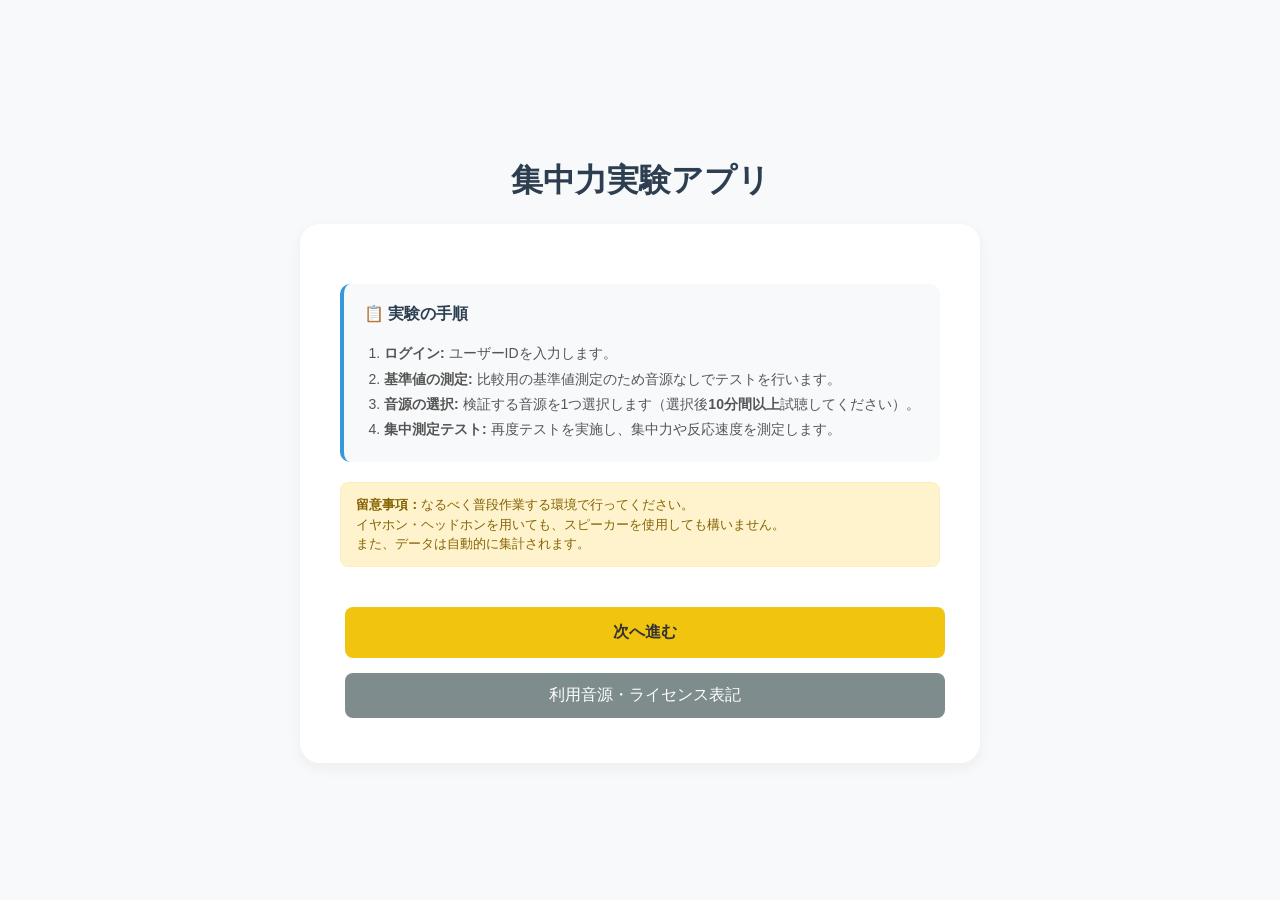
<file: index.html>
<!DOCTYPE html>
<html lang="ja">
<head>
    <meta charset="UTF-8">
    <title>集中力実験アプリ</title>
    <link rel="stylesheet" href="css/style.css">
    <style>
        /* 画面切り替え用のベーススタイル */
        .screen { display: none; }
        .screen.active { display: block; }
        .locked { opacity: 0.5; pointer-events: none; }
        .test-instruction-box {
            background: #2c3e50;
            color: #ecf0f1;
            padding: 20px;
            border-radius: 12px;
            margin: 20px 0;
            text-align: left;
            line-height: 1.6;
        }
    </style>
</head>
<body>
    <h1>集中力実験アプリ</h1>

    <!-- 1. 解説画面 -->
    <div id="screen-tutorial" class="screen active card" style="max-width: 600px; text-align: left;">
        
        <div style="background: #f8f9fa; padding: 20px; border-radius: 10px; margin: 20px 0; border-left: 4px solid #3498db;">
            <h3 style="margin-top: 0; font-size: 16px; color: #2c3e50;">📋 実験の手順</h3>
            <ol style="margin: 0; padding-left: 20px; line-height: 1.8; color: #555; font-size: 14px;">
                <li><strong>ログイン:</strong> ユーザーIDを入力します。</li>
                <li><strong>基準値の測定:</strong> 比較用の基準値測定のため音源なしでテストを行います。</li>
                <li><strong>音源の選択:</strong> 検証する音源を1つ選択します（選択後<strong>10分間以上</strong>試聴してください）。</li>
                <li><strong>集中測定テスト:</strong> 再度テストを実施し、集中力や反応速度を測定します。</li>
            </ol>
        </div>

        <div style="background: #fff3cd; padding: 12px 15px; border-radius: 8px; margin-bottom: 20px; border: 1px solid #ffeeba;">
            <p style="margin: 0; font-size: 13px; color: #856404; line-height: 1.5;">
                <strong>留意事項：</strong>なるべく普段作業する環境で行ってください。
            </p>
            <p style="margin: 0; font-size: 13px; color: #856404; line-height: 1.5;">
                     イヤホン・ヘッドホンを用いても、スピーカーを使用しても構いません。
            </p>
            <p style="margin: 0; font-size: 13px; color: #856404; line-height: 1.5;">
                     また、データは自動的に集計されます。
            </p>
        </div>

        <button class="btn-main" onclick="goToLogin()">次へ進む</button>
        <!-- スタート画面（解説画面）に移動したライセンスボタン -->
        <button class="btn-settings" onclick="goToLicense()" style="width: 100%; margin-top: 10px; background-color: #7f8c8d; color: white;">利用音源・ライセンス表記</button>
    </div>

    <!-- 2. ログイン画面 -->
    <div id="screen-login" class="screen card">
        <h2>ログイン</h2>
        <p>ユーザーID（自由設定）を入力してください<br>
        なるべく被らないように設定してください</p>
        <input type="text" id="user-email" placeholder="例: user123" style="width: 100%; padding: 12px; margin: 15px 0; box-sizing: border-box; font-size: 16px;">
        <button class="btn-main" onclick="handleLogin()">ログイン / 測定開始</button>
    </div>

    <!-- 3. 音源選択画面 -->
    <div id="screen-sound-select" class="screen card">
        <p style="font-size: 13px; color: #666; margin-bottom: 15px; line-height: 1.4;">
        音量は意識しないとはっきりと聴こえない程度に小さめにしてください。<br>
        突然の大きな音を防ぐため、<strong>音量0の状態から少しずつ上げて</strong>調整してください。
    </p>
        <h2>音源選択</h2>
        <p>聴く音源を選択してください</p>
        <div style="margin: 20px 0;">
            <select id="sound-select" style="width: 100%; padding: 12px; font-size: 16px;">
                <option value="mozart">モーツァルト：K.448</option>
                <option value="bach">J.S.バッハ：ゴルトベルク変奏曲</option>
                <option value="debussy">ドビュッシー：月の光</option>
                <option value="rain">自然音（雨）</option>
                <option value="noise528">528Hzベース特殊ノイズ</option>
            </select>
        </div>
        <button class="btn-start" onclick="startSoundPlay()">この音源で再生・決定</button>
    </div>

    <!-- 4. ホーム画面 -->
    <div id="screen-home" class="screen card">
        <h2>ホーム画面</h2>
        
        <!-- ホーム画面用の作業タイマー簡易表示 -->
        <div style="background: #f1f2f6; padding: 10px; border-radius: 6px; margin-bottom: 15px;">
            <p style="margin: 0 0 5px 0; font-size: 14px; color: #57606f;">作業用タイマー状態</p>
            <div id="home-timer-display" style="font-size: 24px; font-weight: bold; color: #2c3e50;">00:00</div>
            <div id="home-timer-phase" style="font-size: 12px; color: #e67e22; height: 16px;"></div>
        </div>
        
        <!-- 集中測定ボタン（ロックカウントダウンをボタン内に統合） -->
        <button id="btn-concentration" class="btn-main locked" onclick="goToConcentrationTest()">集中測定に進む 残り 10:00</button>
        
        <button class="btn-settings" onclick="goToTimerSettings()" style="width: 100%; margin-top: 10px;">作業用タイマー</button>
        <button class="btn-reset" onclick="stopAndReturnToSoundSelect()" style="width: 100%; margin-top: 10px;">中止（音源選択に戻る）</button>
    </div>

    <!-- 5. 集中測定画面 -->
    <div id="screen-test" class="screen card">
        <h2 id="test-title">集中測定（テスト中）</h2>
        
        <!-- テスト個別解説画面 -->
        <div id="test-instruction-screen" style="display: none;">
            <div id="test-instruction-body" class="test-instruction-box"></div>
            <button class="btn-start" onclick="startCurrentTestAfterInstruction()">テストスタート</button>
        </div>

        <!-- テスト終了後の結果表示画面 -->
        <div id="screen-test-result" style="display: none; text-align: left;">
            <div style="background: #f8f9fa; padding: 20px; border-radius: 10px; margin: 20px 0; border-left: 4px solid #27ae60;">
                <h3 id="result-test-name" style="margin-top: 0; color: #2c3e50;">テスト結果</h3>
                <p style="font-size: 16px; margin: 10px 0;"><strong>・正答率:</strong> <span id="res-accuracy">-</span></p>
                <p style="font-size: 16px; margin: 10px 0;"><strong>・平均反応速度:</strong> <span id="res-avg-rt">-</span></p>
                <p style="font-size: 16px; margin: 10px 0;"><strong>・正解数 / 総問題数:</strong> <span id="res-score">-</span></p>
                <p style="font-size: 16px; margin: 10px 0;"><strong>・タイムアウト回数:</strong> <span id="res-timeout">-</span></p>
            </div>
            <button class="btn-main" onclick="proceedToNextStep()" style="width: 100%;">次へ進む</button>
        </div>

        <!-- カウントダウン用（共通） -->
        <div id="nback-countdown" class="countdown-overlay" style="display: none;"></div>

        <!-- ① Nバックテストメインエリア -->
        <div id="nback-game" class="game-box" style="display: none;">
            <div class="test-header">
                <p id="nback-progress">0 / 24 試行・3バック</p>
            </div>

            <!-- 3x3グリッド -->
            <div class="grid-3x3" id="nback-grid">
                <div class="grid-cell" data-index="0"></div>
                <div class="grid-cell" data-index="1"></div>
                <div class="grid-cell" data-index="2"></div>
                <div class="grid-cell" data-index="3"></div>
                <div class="grid-cell" data-index="4"></div>
                <div class="grid-cell" data-index="5"></div>
                <div class="grid-cell" data-index="6"></div>
                <div class="grid-cell" data-index="7"></div>
                <div class="grid-cell" data-index="8"></div>
            </div>

            <!-- 回答用ボタン -->
            <div class="action-area" style="margin-top: 20px;">
                <button id="nback-match-btn" class="match-button">同じ</button>
                <p class="sub-text" style="font-size: 12px; color: #7f8c8d; margin-top: 8px;">最初の3回は記録されません（比較対象が揃うまで）</p>
            </div>
        </div>

        <!-- ② 計算テストメインエリア -->
        <div id="calc-game" class="game-box" style="display: none;">
            <div class="test-header">
                <p id="calc-progress">1 / 10 問</p>
                <!-- 残り時間バー -->
                <div id="calc-timer-bar-bg" style="width: 100%; background: #ddd; height: 8px; border-radius: 4px; margin: 10px 0; overflow: hidden;">
                    <div id="calc-timer-bar" style="width: 100%; background: #e67e22; height: 100%; transition: width 0.1s linear;"></div>
                </div>
            </div>

            <!-- 数式表示エリア -->
            <div id="calc-question" style="font-size: 3rem; font-weight: bold; margin: 30px 0; color: #2c3e50; text-align: center;">
                47 + 38 = ?
            </div>

            <!-- 4択ボタンエリア -->
            <div id="calc-options" style="display: grid; grid-template-columns: 1fr 1fr; gap: 15px; max-width: 400px; margin: 0 auto;">
                <button class="calc-btn" data-opt="0">75</button>
                <button class="calc-btn" data-opt="1">85</button>
                <button class="calc-btn" data-opt="2">95</button>
                <button class="calc-btn" data-opt="3">84</button>
            </div>
        </div>

        <!-- ③ ストループテストメインエリア -->
        <div id="stroop-game" class="game-box" style="display: none;">
            <div class="test-header">
                <p id="stroop-progress">1 / 20 問</p>
                <div id="stroop-timer-bar-bg" style="width: 100%; background: #ddd; height: 8px; border-radius: 4px; margin: 10px 0; overflow: hidden;">
                    <div id="stroop-timer-bar" style="width: 100%; background: #e67e22; height: 100%; transition: width 0.1s linear;"></div>
                </div>
            </div>

            <!-- 色付き文字表示エリア -->
            <div id="stroop-target" style="font-size: 4rem; font-weight: bold; margin: 40px 0; text-align: center; height: 100px; display: flex; align-items: center; justify-content: center;">
                あお
            </div>

            <!-- 6色回答ボタンエリア -->
            <div id="stroop-options" style="display: grid; grid-template-columns: repeat(3, 1fr); gap: 12px; max-width: 450px; margin: 0 auto;">
                <button class="stroop-btn" data-index="0"></button>
                <button class="stroop-btn" data-index="1"></button>
                <button class="stroop-btn" data-index="2"></button>
                <button class="stroop-btn" data-index="3"></button>
                <button class="stroop-btn" data-index="4"></button>
                <button class="stroop-btn" data-index="5"></button>
            </div>
        </div>

        <button class="btn-reset" onclick="returnToHome()" style="margin-top: 20px; display: none;" id="nback-back-home-btn">ホームに戻る</button>
    </div>

    <!-- 6. 作業用タイマー画面 -->
    <div id="screen-timer" class="screen card">
        <h2>作業用タイマー</h2>
        
        <!-- モード選択 -->
        <div style="margin: 15px 0; text-align: left;">
            <label style="display: block; margin-bottom: 5px;"><input type="radio" name="timer-mode" value="up" checked onclick="switchTimerMode()"> カウントアップ</label>
            <label style="display: block; margin-bottom: 5px;"><input type="radio" name="timer-mode" value="down" onclick="switchTimerMode()"> カウントダウン</label>
            <label style="display: block; margin-bottom: 5px;"><input type="radio" name="timer-mode" value="break" onclick="switchTimerMode()"> カウントダウン（休憩あり）</label>
        </div>

        <!-- 設定入力エリア -->
        <div id="timer-settings-area" style="background: #f9f9f9; padding: 15px; border-radius: 8px; margin-bottom: 15px; text-align: left;">
            <div id="setting-work" style="margin-bottom: 10px;">
                <label>作業時間: 
                    <input type="number" id="work-min" value="25" min="0" style="width: 60px;" oninput="validatePositiveInput(this)"> 分 
                    <input type="number" id="work-sec" value="0" min="0" max="59" style="width: 60px;" oninput="validatePositiveInput(this)"> 秒
                </label>
            </div>
            <div id="setting-break" style="margin-bottom: 10px; display: none;">
                <label>休憩時間: 
                    <input type="number" id="break-min" value="5" min="0" style="width: 60px;" oninput="validatePositiveInput(this)"> 分 
                    <input type="number" id="break-sec" value="0" min="0" max="59" style="width: 60px;" oninput="validatePositiveInput(this)"> 秒
                </label>
            </div>
            <div id="setting-sets" style="margin-bottom: 5px; display: none;">
                <label>セット数（作業回数）: 
                    <input type="number" id="set-count" value="3" min="1" style="width: 60px;" oninput="validatePositiveInput(this)"> 回
                </label>
            </div>
        </div>

        <!-- タイマー表示 -->
        <div id="work-timer-display" style="font-size: 50px; font-weight: bold; margin: 15px 0; color: #2c3e50;">00:00</div>
        <div id="timer-phase-display" style="font-weight: bold; color: #e67e22; margin-bottom: 10px; height: 20px;"></div>

        <!-- 操作ボタン -->
        <button id="timer-control-btn" class="btn-start" onclick="toggleWorkTimer()">タイマー開始</button>
        <button class="btn-reset" onclick="resetWorkTimer()" style="margin-top: 10px; width: 100%;">リセット</button>
        <button class="btn-settings" onclick="returnToHome()" style="margin-top: 10px; width: 100%;">ホームに戻る</button>
    </div>

    <!-- 7. ライセンス表記画面 -->
    <div id="screen-license" class="screen card" style="max-width: 600px; text-align: left;">
        <h2 style="text-align: center; color: #2c3e50; margin-bottom: 20px;">ライセンス・利用音源について</h2>
        
        <p style="font-size: 14px; color: #555; line-height: 1.6;">
            本アプリで使用している音源および素材のクレジットは以下の通りです。
        </p>

        <div style="background: #f8f9fa; padding: 15px; border-radius: 8px; margin: 15px 0; font-size: 13px; line-height: 1.6; color: #444; max-height: 250px; overflow-y: auto;">
            <p style="margin-bottom: 12px;">
                <strong>・Sonata for Two Pianos in D major, K. 448</strong><br>
                作曲: W.A.Mozart<br>
                演奏: Paavali Jumppanen<br>
                ライセンス: <a href="https://creativecommons.org/licenses/by/4.0/" target="_blank" rel="noopener">CC BY 4.0</a> / Public Domain<br>
                音源元: <a href="https://musopen.org/music/3105-sonata-for-two-pianos-in-d-major-k-448375a/" target="_blank" rel="noopener">Musopen Track Page</a>
            </p>

            <p style="margin-bottom: 12px;">
                <strong>・Goldberg</strong><br>
                作曲: J.S.Bach<br>
                演奏: Sheller Katz<br>
                ライセンス: <a href="https://creativecommons.org/licenses/by/4.0/" target="_blank" rel="noopener">CC BY 4.0</a> / Public Domain<br>
                音源元: <a href="https://musopen.org/music/4107-goldberg-variations-bwv-988/" target="_blank" rel="noopener">Musopen Track Page</a>
            </p>
            <p style="margin-bottom: 12px;">
                <strong>・Clair de Luna</strong><br>
                作曲: Claude Debussy<br>
                演奏: Jacopo Salvatori<br>
                ライセンス: <a href="https://creativecommons.org/licenses/by/4.0/" target="_blank" rel="noopener">CC BY 4.0</a> / Public Domain<br>
                音源元: <a href="https://musopen.org/music/2504-suite-bergamasque/" target="_blank" rel="noopener">Musopen Track Page</a>
            </p>
            <p style="margin-bottom: 12px;">
                <strong>・雨音</strong><br>
                Sound Effect by LIECO from pixabay<br>
            </p>
        </div>

        <button class="btn-main" onclick="returnToTutorial()" style="margin-top: 10px;">戻る</button>
    </div>

    <script src="js/app.js"></script>
</body>
</html>
</file>
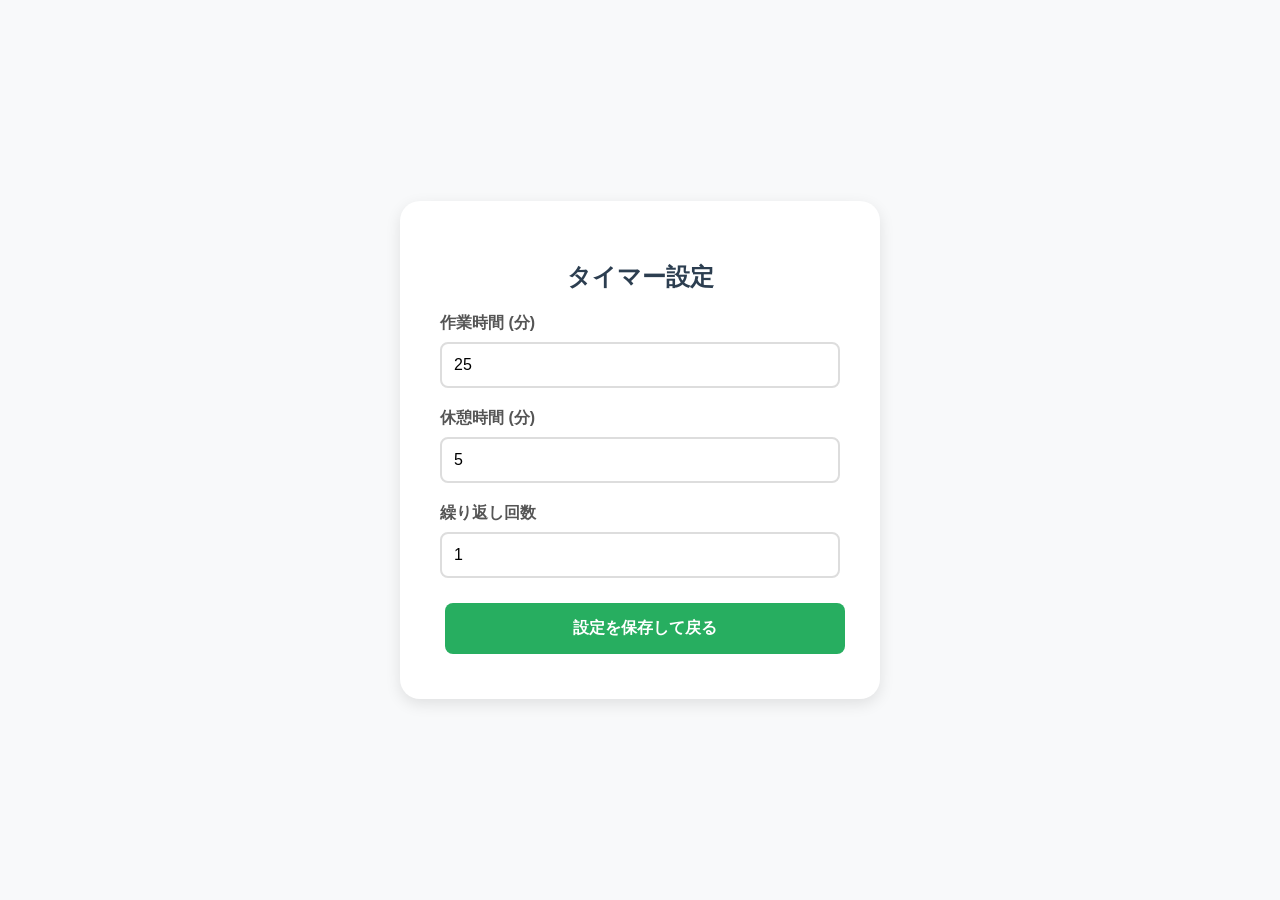
<file: settings.html>
<!DOCTYPE html>
<html lang="ja">
<head>
    <meta charset="UTF-8">
    <title>タイマー設定</title>
    <link rel="stylesheet" href="css/style.css">
    <style>
        .settings-container {
            background-color: #fff;
            padding: 40px;
            border-radius: 20px;
            box-shadow: 0 5px 15px rgba(0,0,0,0.1);
            width: 90%;
            max-width: 400px;
            margin: 50px auto;
            text-align: left;
        }
        .settings-container h2 { text-align: center; color: #2c3e50; }
        .input-group { margin-bottom: 20px; }
        .input-group label { display: block; margin-bottom: 8px; font-weight: bold; color: #555; }
        .input-group input { 
            width: 100%; padding: 12px; border: 2px solid #ddd; 
            border-radius: 8px; box-sizing: border-box; font-size: 16px;
        }
        .btn-save { 
            background-color: #27ae60; color: white; width: 100%; padding: 15px; 
            border: none; border-radius: 8px; font-size: 16px; cursor: pointer; font-weight: bold;
        }
    </style>
</head>
<body>
    <div class="settings-container">
        <h2>タイマー設定</h2>
        <div class="input-group">
            <label>作業時間 (分)</label>
            <input type="number" id="workTime" value="25">
        </div>
        <div class="input-group">
            <label>休憩時間 (分)</label>
            <input type="number" id="breakTime" value="5">
        </div>
        <div class="input-group">
            <label>繰り返し回数</label>
            <input type="number" id="repeatCount" value="1">
        </div>
        <button class="btn-save" onclick="saveSettings()">設定を保存して戻る</button>
    </div>

    <script>
        // 保存して戻る処理
        function saveSettings() {
            const workTime = document.getElementById('workTime').value;
            const breakTime = document.getElementById('breakTime').value;
            const repeatCount = document.getElementById('repeatCount').value;

            // 0以下が入力されていたら保存させない
            if (workTime <= 0 || breakTime <= 0 || repeatCount <= 0) {
                alert("時間は1以上の整数を入力してください。");
                return;
            }

            localStorage.setItem('workTime', workTime);
            localStorage.setItem('breakTime', breakTime);
            localStorage.setItem('repeatCount', repeatCount);
            window.location.href = 'index.html';
        }

        // リアルタイム監視（入力時の処理）
        const inputs = ['workTime', 'breakTime', 'repeatCount'];
        inputs.forEach(id => {
            const el = document.getElementById(id);
            
            // 1. 小数や0以下の場合は空白にする
            el.addEventListener('input', (e) => {
                let val = e.target.value;
                if (val !== "" && (val <= 0 || val.includes('.') || val.includes('-'))) {
                    e.target.value = "";
                }
            });

            // 2. 矢印キー（スピンボタン）での増減制限
            el.addEventListener('keydown', (e) => {
                if (e.key === 'ArrowDown' && parseInt(el.value) <= 1) {
                    e.preventDefault();
                }
            });
        });

        // 初期表示で保存された値をセット
        window.onload = () => {
            document.getElementById('workTime').value = localStorage.getItem('workTime') || 25;
            document.getElementById('breakTime').value = localStorage.getItem('breakTime') || 5;
            document.getElementById('repeatCount').value = localStorage.getItem('repeatCount') || 1;
        };
    </script>
</body>
</html>
</file>
<file: css/style.css>
/* css/style.css */
body {
    font-family: "Helvetica Neue", Arial, sans-serif;
    background-color: #f8f9fa; /* 薄いグレー */
    display: flex;
    flex-direction: column;
    align-items: center;
    justify-content: center;
    min-height: 100vh;
    margin: 0;
}

h1 { color: #2c3e50; }

.card {
    background-color: #ffffff;
    padding: 40px;
    border-radius: 20px;
    box-shadow: 0 5px 15px rgba(0,0,0,0.05);
    text-align: center;
    width: 90%;
    max-width: 500px;
}

#timer-display { font-size: 60px; color: #34495e; margin: 20px 0; }

button {
    font-size: 16px; padding: 12px 24px; margin: 5px; border: none; 
    border-radius: 8px; cursor: pointer; transition: 0.3s;
}

.btn-start { background-color: #27ae60; color: white; }
.btn-reset { background-color: #798790; color: white; }
.btn-settings { background-color: #37a3eb; color: white; }
.btn-main { background-color: #f1c40f; color: #333; width: 100%; padding: 15px; margin-top: 20px; font-weight: bold; }

#test-area {
    background-color: #ffffff;
    padding: 40px;
    border-radius: 20px;
    box-shadow: 0 5px 15px rgba(0,0,0,0.1);
    text-align: center;
    width: 90%;
    max-width: 500px;
}

#question { font-size: 48px; font-weight: bold; color: #2c3e50; margin: 20px 0; }

#answer {
    width: 100%; padding: 20px; font-size: 32px; border: 2px solid #ddd;
    border-radius: 10px; box-sizing: border-box; text-align: center;
}

/* Nバック用スタイル */
.test-container {
    max-width: 500px;
    margin: 0 auto;
    text-align: center;
    position: relative;
}

.countdown-overlay {
    font-size: 6rem;
    font-weight: bold;
    color: #3b82f6;
    padding: 3rem 0;
}

.grid-3x3 {
    display: grid;
    grid-template-columns: repeat(3, 1fr);
    gap: 12px;
    margin: 20px 0;
    aspect-ratio: 1 / 1;
}

.grid-cell {
    background-color: #2a2a2a;
    border-radius: 12px;
    border: 1px solid #444;
    transition: background-color 0.1s ease;
}

/*Nバック用スタイル*/
/* 点灯時のスタイル */
.grid-cell.active {
    background-color: #3b82f6;
    box-shadow: 0 0 15px rgba(59, 130, 246, 0.6);
}

.match-button {
    width: 100%;
    padding: 16px;
    font-size: 1.2rem;
    font-weight: bold;
    color: white;
    background-color: #2563eb;
    border: none;
    border-radius: 8px;
    cursor: pointer;
    touch-action: manipulation; /* タッチ遅延を解消 */
}

.match-button:active {
    background-color: #1d4ed8;
}

.match-button.recorded {
    background-color: #4b5563;
}

/* 計算テスト用スタイル */
.calc-btn {
    padding: 20px;
    font-size: 1.5rem;
    font-weight: bold;
    color: #fff;
    background-color: #34495e;
    border: 2px solid #5d6d7e;
    border-radius: 12px;
    cursor: pointer;
    touch-action: manipulation;
}

.calc-btn:active {
    background-color: #2e4053;
    transform: scale(0.98);
}

/*ストループテスト*/
.stroop-btn {
    padding: 15px;
    font-size: 1.2rem;
    font-weight: bold;
    color: #fff;
    background-color: #34495e;
    border: 2px solid #5d6d7e;
    border-radius: 10px;
    cursor: pointer;
    touch-action: manipulation;
}
.stroop-btn:active {
    background-color: #2e4053;
    transform: scale(0.98);
}
</file>
